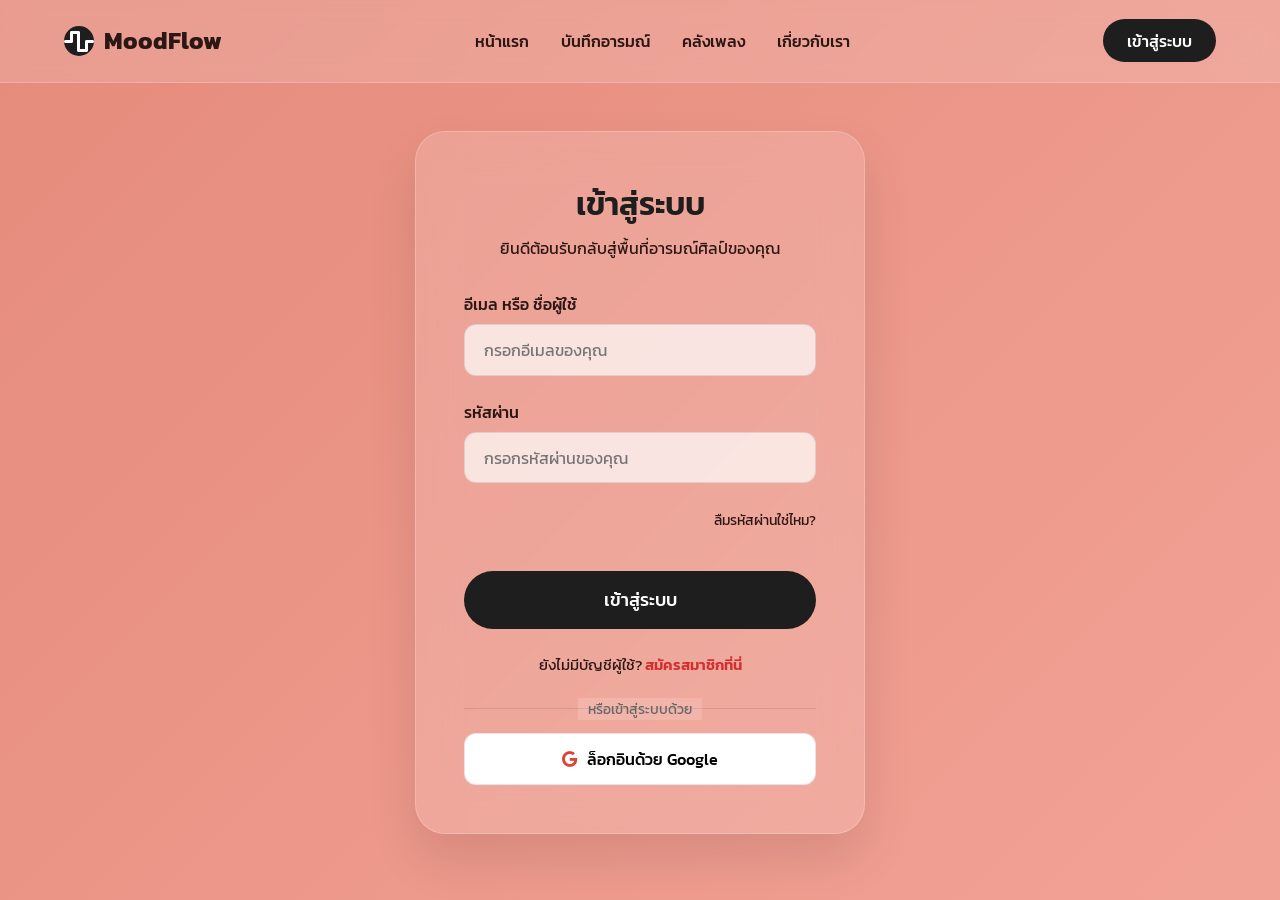
<file: index.html>
﻿<!DOCTYPE html>
<html lang="th">
<head>
    <meta charset="UTF-8">
    <meta name="viewport" content="width=device-width, initial-scale=1.0">
    <title>MoodFlow - เพลงที่ใช่ ในแบบที่คุณรู้สึก</title>
    <link rel="stylesheet" href="styles.css">
    <link rel="stylesheet" href="https://cdnjs.cloudflare.com/ajax/libs/font-awesome/6.4.0/css/all.min.css">
</head>
<body>

    <!-- Navigation Bar -->
    <nav class="navbar">
        <a href="index.html" class="logo">
            <div class="logo-icon"><i class="fa-solid fa-wave-square"></i></div>
            MoodFlow
        </a>
        <ul class="nav-links">
            <li><a href="index.html" class="active">หน้าแรก</a></li>
            <li><a href="mood.html">บันทึกอารมณ์</a></li>
            <li><a href="library.html">คลังเพลง</a></li>
            <li><a href="about.html">เกี่ยวกับเรา</a></li>
        </ul>
        <a href="login.html" class="btn-primary">เข้าสู่ระบบ</a>
    </nav>

    <div class="container">
        <!-- Hero Section -->
        <section class="hero animate-up">
            <div class="hero-bg-glow"></div>
            <div class="hero-content">
                <h1>MoodFlow</h1>
                <h2>เพลงที่ใช่ ในแบบที่คุณรู้สึก</h2>
                <p class="hero-highlight">สุ่มลิสต์เพลงและกิจกรรมที่ตรงกับอารมณ์ของคุณมากที่สุด ให้ทุกวันเป็นวันพิเศษ</p>
                <div style="display: flex; gap: 15px; margin-top: 2rem;">
                    <a href="mood.html" class="btn-white">เริ่มต้นใช้งาน <i class="fa-solid fa-arrow-right"></i></a>
                </div>
            </div>
            <div class="hero-image">
                <!-- Placeholder for Hero Image (Woman with glowing headphones) -->
                <img src="https://images.unsplash.com/photo-1511671782779-c97d3d27a1d4?ixlib=rb-4.0.3&auto=format&fit=crop&w=800&q=80" alt="Woman listening to music" style="width: 400px; height: 400px; object-fit: cover;">
            </div>
        </section>

        <!-- 3 ขั้นตอนง่ายๆ Section -->
        <section class="steps-section animate-up" style="animation-delay: 0.2s;">
            <div style="text-align: center;">
                <span class="section-badge">3 ขั้นตอนง่ายๆ</span>
            </div>
            <div class="steps-grid">
                <div class="step-card">
                    <div class="step-icon"><i class="fa-regular fa-face-smile"></i></div>
                    <h3>เลือกอารมณ์</h3>
                    <p>บอกเราว่าตอนนี้คุณรู้สึกอย่างไร หรือให้ AI สแกนใบหน้าเพื่อประเมินความรู้สึกเบื้องต้น</p>
                </div>
                <div class="step-card">
                    <div class="step-icon"><i class="fa-solid fa-shuffle"></i></div>
                    <h3>สุ่มสิ่งที่คุณต้องการ</h3>
                    <p>ระบบจะสุ่ม Playlist เพลงที่เข้ากับ Vibe และกิจกรรมที่ควรทำในช่วงเวลานั้นๆ</p>
                </div>
                <div class="step-card">
                    <div class="step-icon"><i class="fa-regular fa-paper-plane"></i></div>
                    <h3>เริ่มลงมือทำ</h3>
                    <p>ดื่มด่ำไปกับเสียงเพลงและลงมือทำกิจกรรมแนะนำ เพื่อให้วันของคุณดีขึ้นทันที</p>
                </div>
            </div>
        </section>

        <!-- กิจกรรมตาม Mood Section -->
        <section class="activities-section animate-up" style="animation-delay: 0.4s;">
            <div style="text-align: center;">
                <span class="section-badge">กิจกรรมตาม Mood</span>
            </div>
            <div class="activities-grid">
                <div class="activity-card">
                    <img src="https://images.unsplash.com/photo-1497935586351-b67a49e012bf?ixlib=rb-4.0.3&auto=format&fit=crop&w=600&q=80" alt="Coffee and book" class="activity-image">
                    <div class="activity-content">
                        <p>จิบกาแฟอุ่นๆ พร้อมอ่านหนังสือเล่มโปรดในมุมส่วนตัว ปล่อยให้เวลาเดินช้าลงเพื่อชาร์จพลังและฟื้นฟูจิตใจของคุณ</p>
                    </div>
                </div>
                <div class="activity-card">
                    <img src="https://images.unsplash.com/photo-1513364776144-60967b0f800f?ixlib=rb-4.0.3&auto=format&fit=crop&w=600&q=80" alt="Art and craft" class="activity-image">
                    <div class="activity-content">
                        <p>ค้นหาแรงบันดาลใจผ่านงานศิลปะหรืองานคราฟต์ ปลดปล่อยจินตนาการและสนุกไปกับการสร้างสรรค์สิ่งใหม่ๆ</p>
                    </div>
                </div>
                <div class="activity-card">
                    <img src="https://images.unsplash.com/photo-1550745165-9bc0b252726f?ixlib=rb-4.0.3&auto=format&fit=crop&w=600&q=80" alt="Games and relax" class="activity-image">
                    <div class="activity-content">
                        <p>ผ่อนคลายสมองไปกับแอปเกมระบายสีหรือมินิเกมเบาๆ ช่วยลดความเครียดและเติมรอยยิ้มให้วันของคุณกลับมาสดใส</p>
                    </div>
                </div>
            </div>
        </section>
    </div>

    <!-- Footer -->
    <footer class="footer">
        <div class="footer-grid">
            <div class="footer-col">
                <div class="footer-logo">
                    <div class="logo-icon" style="background: var(--text-white); color: var(--burgundy);"><i class="fa-solid fa-wave-square"></i></div>
                    MoodFlow
                </div>
                <p style="color: rgba(255,255,255,0.7); line-height: 1.6; margin-top: 1rem;">
                    แพลตฟอร์มที่เชื่อมโยงอารมณ์ของคุณกับเสียงเพลงและกิจกรรมที่เหมาะสมที่สุด
                </p>
            </div>
            <div class="footer-col">
                <h4>รู้จักเรา</h4>
                <ul>
                    <li><a href="#">เกี่ยวกับ MoodFlow</a></li>
                    <li><a href="#">ทีมงานของเรา</a></li>
                    <li><a href="#">ข่าวสารและอัปเดต</a></li>
                    <li><a href="#">ร่วมงานกับเรา</a></li>
                </ul>
            </div>
            <div class="footer-col">
                <h4>หมวดหมู่อารมณ์</h4>
                <ul>
                    <li><a href="#">อารมณ์ดี</a></li>
                    <li><a href="#">ผ่อนคลาย</a></li>
                    <li><a href="#">มีพลัง</a></li>
                    <li><a href="#">คิดทบทวน</a></li>
                    <li><a href="#">สร้างแรงบันดาลใจ</a></li>
                </ul>
            </div>
            <div class="footer-col">
                <h4>ติดต่อและช่วยเหลือ</h4>
                <ul>
                    <li><a href="#">คำถามที่พบบ่อย (FAQ)</a></li>
                    <li><a href="#">แจ้งปัญหาการใช้งาน</a></li>
                    <li><a href="#">support@moodflow.app</a></li>
                    <li><a href="#">02-XXX-XXXX</a></li>
                </ul>
            </div>
        </div>
        <div class="footer-bottom">
            <div class="legal-links">
                <a href="#">นโยบายความเป็นส่วนตัว</a>
                <a href="#">เงื่อนไขการใช้งาน</a>
                <a href="#">นโยบายคุกกี้</a>
                <a href="#">ข้อกำหนดและเงื่อนไข</a>
            </div>
            <div>
                &copy; 2026 MoodFlow. All Rights Reserved.
            </div>
        </div>
    </footer>

    <script>
        // Simple animation trigger on load
        document.addEventListener('DOMContentLoaded', () => {
            console.log("MoodFlow initialized.");
        });
    </script>
<script src="auth.js"></script>
</body>
</html>
</file>
<file: styles.css>
@import url('https://fonts.googleapis.com/css2?family=Kanit:wght@300;400;500;600;700&display=swap');

:root {
    --primary-bg: #E58B7C;
    --primary-bg-light: #F2A295;
    --dark-charcoal: #1E1E1E;
    --burgundy: #3A1C1A;
    --light-grey: #E8E8E8;
    --accent-red: #D32F2F;
    --text-white: #FFFFFF;
    --text-dark: #2C1714;
    --glass-bg: rgba(255, 255, 255, 0.15);
    --glass-border: rgba(255, 255, 255, 0.2);
}

* {
    margin: 0;
    padding: 0;
    box-sizing: border-box;
    font-family: 'Kanit', sans-serif;
}

body {
    background: linear-gradient(135deg, var(--primary-bg) 0%, var(--primary-bg-light) 100%);
    color: var(--text-dark);
    min-height: 100vh;
    overflow-x: hidden;
}

/* Typography */
h1, h2, h3, h4, h5 {
    font-weight: 600;
}

/* Navbar */
.navbar {
    display: flex;
    justify-content: space-between;
    align-items: center;
    padding: 1.2rem 5%;
    background: var(--glass-bg);
    backdrop-filter: blur(10px);
    -webkit-backdrop-filter: blur(10px);
    border-bottom: 1px solid var(--glass-border);
    position: sticky;
    top: 0;
    z-index: 1000;
}

.logo {
    display: flex;
    align-items: center;
    gap: 10px;
    font-size: 1.5rem;
    font-weight: 700;
    color: var(--text-dark);
    text-decoration: none;
}

.logo-icon {
    width: 30px;
    height: 30px;
    background: var(--dark-charcoal);
    border-radius: 50%;
    display: flex;
    align-items: center;
    justify-content: center;
    color: var(--text-white);
}

.nav-links {
    display: flex;
    gap: 2rem;
    list-style: none;
}

.nav-links a {
    text-decoration: none;
    color: var(--text-dark);
    font-weight: 500;
    transition: color 0.3s;
}

.nav-links a:hover, .nav-links a.active {
    color: var(--accent-red);
}

.btn-primary {
    background-color: var(--dark-charcoal);
    color: var(--text-white);
    padding: 0.6rem 1.5rem;
    border-radius: 50px;
    text-decoration: none;
    font-weight: 500;
    transition: all 0.3s ease;
    border: none;
    cursor: pointer;
}

.btn-primary:hover {
    background-color: var(--burgundy);
    transform: translateY(-2px);
    box-shadow: 0 4px 12px rgba(0,0,0,0.2);
}

.btn-white {
    background-color: var(--text-white);
    color: var(--dark-charcoal);
    padding: 0.6rem 1.5rem;
    border-radius: 50px;
    text-decoration: none;
    font-weight: 600;
    transition: all 0.3s ease;
    border: none;
    cursor: pointer;
    display: inline-flex;
    align-items: center;
    gap: 8px;
}

.btn-white:hover {
    background-color: var(--light-grey);
    transform: translateY(-2px);
}

/* Main Container */
.container {
    padding: 3rem 5%;
    max-width: 1400px;
    margin: 0 auto;
}

/* Hero Section */
.hero {
    background-color: var(--dark-charcoal);
    border-radius: 30px;
    padding: 4rem;
    display: flex;
    align-items: center;
    justify-content: space-between;
    color: var(--text-white);
    position: relative;
    overflow: hidden;
    margin-bottom: 4rem;
    box-shadow: 0 20px 40px rgba(0,0,0,0.15);
}

.hero-content {
    flex: 1;
    z-index: 2;
    max-width: 60%;
}

.hero h1 {
    font-size: 4rem;
    margin-bottom: 1rem;
    background: linear-gradient(to right, #fff, #ccc);
    -webkit-background-clip: text;
    -webkit-text-fill-color: transparent;
}

.hero h2 {
    font-size: 2rem;
    font-weight: 400;
    margin-bottom: 1.5rem;
}

.hero-highlight {
    color: var(--accent-red);
    font-size: 1.2rem;
    margin-bottom: 2rem;
    line-height: 1.6;
}

.hero-image {
    flex: 1;
    display: flex;
    justify-content: center;
    z-index: 2;
}

.hero-image img {
    max-width: 100%;
    height: auto;
    border-radius: 20px;
    box-shadow: 0 10px 30px rgba(211, 47, 47, 0.2);
}

.hero-bg-glow {
    position: absolute;
    right: -10%;
    top: -20%;
    width: 600px;
    height: 600px;
    background: radial-gradient(circle, rgba(211,47,47,0.3) 0%, rgba(30,30,30,0) 70%);
    border-radius: 50%;
    z-index: 1;
}

/* Section Titles */
.section-badge {
    background-color: var(--dark-charcoal);
    color: var(--text-white);
    padding: 0.5rem 1.5rem;
    border-radius: 50px;
    display: inline-block;
    font-size: 1.1rem;
    font-weight: 500;
    margin-bottom: 2rem;
}

/* Steps Section */
.steps-section {
    margin-bottom: 4rem;
}

.steps-grid {
    display: grid;
    grid-template-columns: repeat(auto-fit, minmax(300px, 1fr));
    gap: 2rem;
}

.step-card {
    background-color: var(--burgundy);
    color: var(--text-white);
    border-radius: 24px;
    padding: 2.5rem;
    transition: transform 0.3s ease;
    position: relative;
    overflow: hidden;
}

.step-card:hover {
    transform: translateY(-10px);
}

.step-icon {
    width: 60px;
    height: 60px;
    background-color: rgba(211, 47, 47, 0.1);
    color: var(--accent-red);
    border-radius: 50%;
    display: flex;
    align-items: center;
    justify-content: center;
    font-size: 1.8rem;
    margin-bottom: 1.5rem;
}

.step-card h3 {
    font-size: 1.5rem;
    margin-bottom: 1rem;
}

.step-card p {
    color: rgba(255,255,255,0.8);
    line-height: 1.6;
}

/* Activities Section */
.activities-section {
    margin-bottom: 4rem;
}

.activities-grid {
    display: grid;
    grid-template-columns: repeat(auto-fit, minmax(320px, 1fr));
    gap: 2rem;
}

.activity-card {
    background-color: var(--light-grey);
    border-radius: 24px;
    overflow: hidden;
    transition: transform 0.3s ease;
    box-shadow: 0 10px 20px rgba(0,0,0,0.05);
}

.activity-card:hover {
    transform: translateY(-10px);
    box-shadow: 0 15px 30px rgba(0,0,0,0.1);
}

.activity-image {
    width: 100%;
    height: 200px;
    object-fit: cover;
}

.activity-content {
    padding: 1.5rem;
}

.activity-content p {
    color: var(--text-dark);
    line-height: 1.6;
}

/* Footer */
.footer {
    background-color: var(--burgundy);
    color: var(--text-white);
    padding: 4rem 5% 2rem;
    border-top-left-radius: 40px;
    border-top-right-radius: 40px;
}

.footer-grid {
    display: grid;
    grid-template-columns: 1.5fr 1fr 1fr 1fr;
    gap: 2rem;
    margin-bottom: 3rem;
}

.footer-logo {
    display: flex;
    align-items: center;
    gap: 10px;
    font-size: 1.8rem;
    font-weight: 700;
    margin-bottom: 1rem;
}

.footer-col h4 {
    font-size: 1.2rem;
    margin-bottom: 1.5rem;
    color: var(--text-white);
}

.footer-col ul {
    list-style: none;
}

.footer-col ul li {
    margin-bottom: 0.8rem;
}

.footer-col ul li a {
    color: rgba(255,255,255,0.7);
    text-decoration: none;
    transition: color 0.3s;
}

.footer-col ul li a:hover {
    color: var(--accent-red);
}

.footer-bottom {
    display: flex;
    justify-content: space-between;
    align-items: center;
    padding-top: 2rem;
    border-top: 1px solid rgba(255,255,255,0.1);
    color: rgba(255,255,255,0.5);
    font-size: 0.9rem;
}

.legal-links {
    display: flex;
    gap: 1.5rem;
}

.legal-links a {
    color: rgba(255,255,255,0.5);
    text-decoration: none;
}

.legal-links a:hover {
    color: var(--text-white);
}

/* Animations */
@keyframes fadeIn {
    from { opacity: 0; transform: translateY(20px); }
    to { opacity: 1; transform: translateY(0); }
}

.animate-up {
    animation: fadeIn 0.8s ease forwards;
}

/* Responsive */
@media (max-width: 992px) {
    .hero {
        flex-direction: column;
        padding: 3rem 2rem;
        text-align: center;
    }
    .hero-content {
        max-width: 100%;
        margin-bottom: 2rem;
    }
    .footer-grid {
        grid-template-columns: repeat(2, 1fr);
    }
}

@media (max-width: 768px) {
    .navbar {
        flex-wrap: wrap;
        gap: 15px;
        justify-content: center;
    }
    .logo {
        margin-right: auto;
    }
    .nav-links {
        display: flex;
        width: 100%;
        justify-content: center;
        gap: 15px;
        order: 3;
        overflow-x: auto;
        white-space: nowrap;
        padding-bottom: 5px;
    }
    .nav-links::-webkit-scrollbar {
        height: 0px;
        display: none;
    }
    .btn-primary {
        padding: 0.5rem 1rem;
        font-size: 0.85rem;
    }
    .hero h1 {
        font-size: 2.5rem;
    }
    .hero h2 {
        font-size: 1.2rem;
    }
    .footer-grid {
        grid-template-columns: 1fr;
    }
    .footer-bottom {
        flex-direction: column;
        gap: 1rem;
        text-align: center;
    }
}

@media (max-width: 480px) {
    .navbar > div {
        flex-direction: column;
        width: 100%;
        margin-top: 10px;
    }
    .navbar > div > div, .navbar > div > a {
        width: 100%;
        text-align: center;
        justify-content: center;
    }
    .logo {
        margin: 0 auto;
    }
}
</file>
<file: pages.css>
/* Additions for extra pages */

/* Common Page Header */
.page-header {
    text-align: center;
    padding: 3rem 0 2rem;
    color: var(--text-dark);
}
.page-header h1 {
    font-size: 2.5rem;
    margin-bottom: 0.5rem;
}
.page-header p {
    font-size: 1.1rem;
    color: rgba(44, 23, 20, 0.7);
}

/* --- Search Bar --- */
.search-container {
    margin-bottom: 3rem;
    display: flex;
    justify-content: center;
    position: relative;
}
.search-input {
    width: 100%;
    max-width: 600px;
    padding: 1rem 1.5rem 1rem 3rem;
    border: none;
    border-radius: 30px;
    font-size: 1.1rem;
    font-family: 'Kanit', sans-serif;
    box-shadow: 0 10px 20px rgba(0,0,0,0.05);
    outline: none;
    transition: all 0.3s ease;
    background: var(--text-white);
}
.search-input:focus {
    box-shadow: 0 10px 30px rgba(211,47,47,0.15);
}
.search-icon {
    position: absolute;
    left: calc(50% - 280px); /* rough center offset */
    top: 50%;
    transform: translateY(-50%);
    color: #888;
}
@media (max-width: 650px) {
    .search-icon {
        left: 20px;
    }
}

/* --- Mood Page --- */
.mood-container {
    max-width: 800px;
    margin: 0 auto 4rem;
    background-color: var(--dark-charcoal);
    border-radius: 30px;
    padding: 3rem;
    color: var(--text-white);
    box-shadow: 0 20px 40px rgba(0,0,0,0.15);
    text-align: center;
}
.emotion-grid {
    display: grid;
    grid-template-columns: repeat(auto-fit, minmax(120px, 1fr));
    gap: 1.5rem;
    margin: 2rem 0;
}
.emotion-btn {
    background-color: var(--burgundy);
    color: var(--text-white);
    border: 2px solid transparent;
    border-radius: 20px;
    padding: 1.5rem 1rem;
    cursor: pointer;
    transition: all 0.3s ease;
    display: flex;
    flex-direction: column;
    align-items: center;
    gap: 10px;
}
.emotion-btn:hover, .emotion-btn.selected {
    background-color: var(--accent-red);
    border-color: var(--text-white);
    transform: translateY(-5px);
}
.emotion-btn i {
    font-size: 2.5rem;
}
.emotion-btn span {
    font-weight: 500;
}
.result-card {
    display: none;
    margin-top: 3rem;
    padding-top: 2rem;
    border-top: 1px solid rgba(255,255,255,0.1);
    animation: fadeIn 0.5s ease forwards;
}
.result-card.active {
    display: block;
}
.result-content {
    display: grid;
    grid-template-columns: 1fr 1fr;
    gap: 2rem;
    margin-top: 1.5rem;
    text-align: left;
}
.result-item {
    background-color: rgba(255,255,255,0.05);
    border-radius: 15px;
    padding: 1.5rem;
}
.result-item h4 {
    color: var(--primary-bg-light);
    margin-bottom: 0.5rem;
    font-size: 1.2rem;
}

/* --- Library Page --- */
.library-grid {
    display: grid;
    grid-template-columns: repeat(auto-fill, minmax(250px, 1fr));
    gap: 2rem;
    margin-bottom: 4rem;
}
.playlist-card {
    background: var(--text-white);
    border-radius: 20px;
    overflow: hidden;
    box-shadow: 0 10px 20px rgba(0,0,0,0.05);
    transition: transform 0.3s ease;
    position: relative;
}
.playlist-card:hover {
    transform: translateY(-10px);
}
.playlist-image {
    width: 100%;
    height: 180px;
    object-fit: cover;
    position: relative;
}
.playlist-badge {
    position: absolute;
    top: 15px;
    right: 15px;
    background: var(--accent-red);
    color: var(--text-white);
    padding: 4px 12px;
    border-radius: 20px;
    font-size: 0.8rem;
    font-weight: 600;
}
.playlist-info {
    padding: 1.5rem;
}
.playlist-info h3 {
    font-size: 1.2rem;
    margin-bottom: 0.5rem;
    color: var(--dark-charcoal);
}
.playlist-info p {
    font-size: 0.9rem;
    color: #666;
    margin-bottom: 1rem;
}
.play-btn {
    width: 40px;
    height: 40px;
    background: var(--dark-charcoal);
    color: var(--text-white);
    border-radius: 50%;
    display: flex;
    align-items: center;
    justify-content: center;
    text-decoration: none;
    transition: background 0.3s;
    cursor: pointer;
    border: none;
}
.play-btn:hover {
    background: var(--accent-red);
}
.playlist-card.playing .play-btn {
    background: var(--accent-red);
    animation: pulse 1.5s infinite;
}
.playlist-card.playing .playlist-image::after {
    content: '';
    position: absolute;
    bottom: 0;
    left: 0;
    width: 100%;
    height: 4px;
    background: var(--accent-red);
    animation: eq 1s infinite alternate;
}
@keyframes eq {
    0% { opacity: 0.5; }
    100% { opacity: 1; }
}
@keyframes pulse {
    0% { transform: scale(1); box-shadow: 0 0 0 0 rgba(211,47,47, 0.7); }
    70% { transform: scale(1.05); box-shadow: 0 0 0 10px rgba(211,47,47, 0); }
    100% { transform: scale(1); box-shadow: 0 0 0 0 rgba(211,47,47, 0); }
}
.no-results {
    grid-column: 1 / -1;
    text-align: center;
    padding: 3rem;
    color: #666;
    font-size: 1.2rem;
    display: none;
}

/* --- Login Page --- */
.login-wrapper {
    display: flex;
    align-items: center;
    justify-content: center;
    min-height: calc(100vh - 100px);
    padding: 2rem 5%;
}
.login-card {
    background: var(--glass-bg);
    backdrop-filter: blur(20px);
    -webkit-backdrop-filter: blur(20px);
    border: 1px solid var(--glass-border);
    padding: 3rem;
    border-radius: 30px;
    width: 100%;
    max-width: 450px;
    box-shadow: 0 25px 50px rgba(0,0,0,0.1);
    text-align: center;
}
.login-card h2 {
    font-size: 2rem;
    margin-bottom: 0.5rem;
    color: var(--dark-charcoal);
}
.login-card p {
    color: var(--text-dark);
    margin-bottom: 2rem;
}
.form-group {
    margin-bottom: 1.5rem;
    text-align: left;
}
.form-group label {
    display: block;
    margin-bottom: 0.5rem;
    font-weight: 500;
    color: var(--text-dark);
}
.form-control {
    width: 100%;
    padding: 0.8rem 1.2rem;
    border: 1px solid rgba(0,0,0,0.1);
    border-radius: 12px;
    font-family: 'Kanit', sans-serif;
    font-size: 1rem;
    background: rgba(255,255,255,0.7);
    outline: none;
    transition: border-color 0.3s;
}
.form-control:focus {
    border-color: var(--accent-red);
}
.btn-block {
    width: 100%;
    padding: 1rem;
    font-size: 1.1rem;
    margin-top: 1rem;
}
.login-links {
    margin-top: 1.5rem;
    font-size: 0.95rem;
}
.login-links a {
    color: var(--accent-red);
    text-decoration: none;
    font-weight: 600;
}

/* --- About Page --- */
.about-content {
    background: var(--text-white);
    border-radius: 30px;
    padding: 4rem;
    box-shadow: 0 15px 30px rgba(0,0,0,0.05);
    margin-bottom: 4rem;
    line-height: 1.8;
    color: #444;
}
.about-content h2 {
    color: var(--dark-charcoal);
    font-size: 1.8rem;
    margin-bottom: 1rem;
    margin-top: 2rem;
}
.about-content h2:first-child {
    margin-top: 0;
}
</file>
